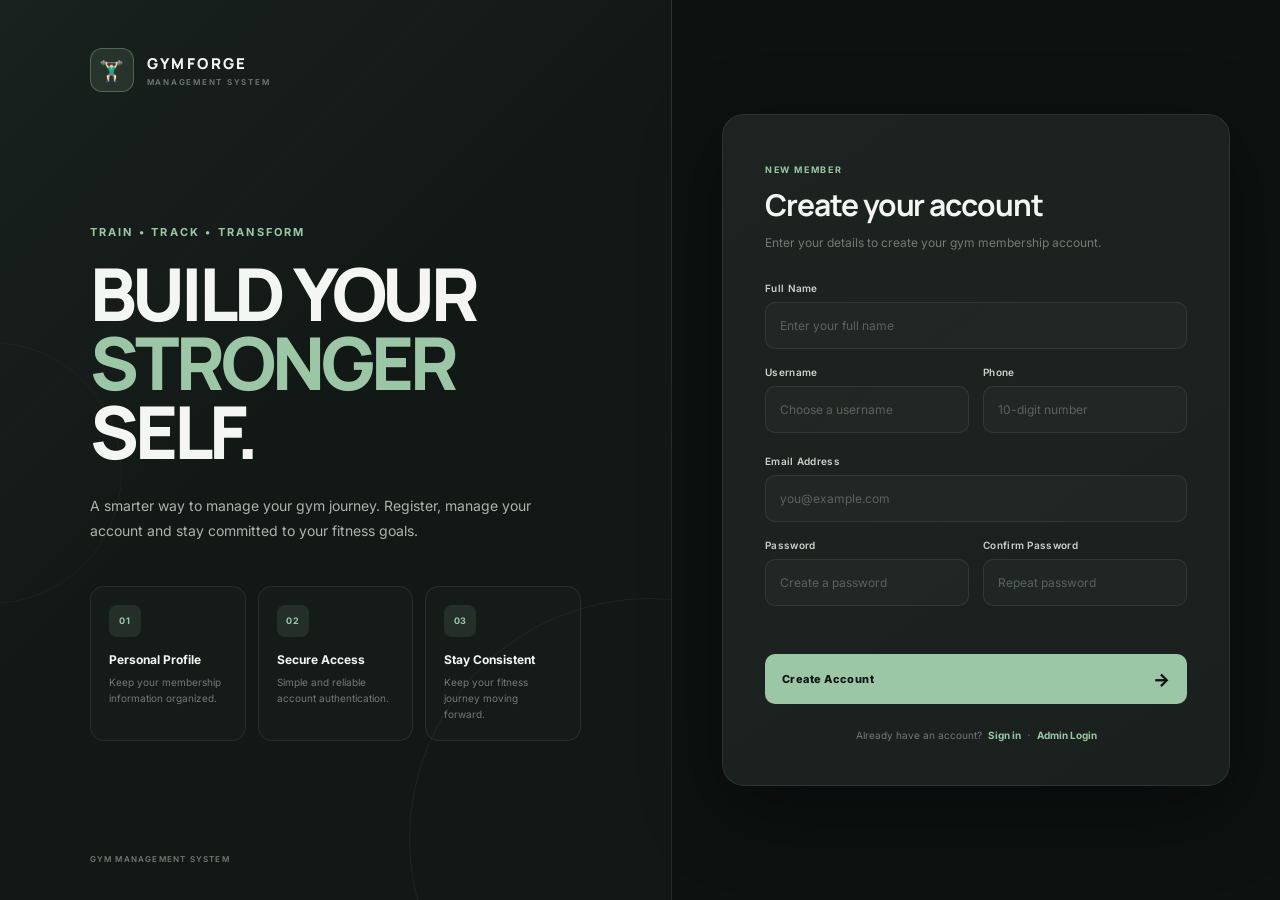
<file: src/web/index.html>
<!DOCTYPE html>
<html lang="en">
<head>

    <meta charset="UTF-8">
    <meta name="viewport" content="width=device-width, initial-scale=1.0">

    <title>Gym Management System</title>

    <link rel="stylesheet" href="style.css">

    <link rel="preconnect" href="https://fonts.googleapis.com">
    <link rel="preconnect" href="https://fonts.gstatic.com" crossorigin>

    <link
        href="https://fonts.googleapis.com/css2?family=Inter:wght@400;500;600;700;800&family=Manrope:wght@600;700;800&display=swap"
        rel="stylesheet"
    >

</head>

<body>

    <main class="app">

        <!-- Left Branding Section -->
        <section class="brand-section">

            <div class="brand-top">

                <div class="brand-mark">
                    <span>🏋🏻‍♂️</span>
                </div>

                <div>
                    <h2>GYMFORGE</h2>
                    <p>MANAGEMENT SYSTEM</p>
                </div>

            </div>


            <div class="brand-content">

                <p class="eyebrow">
                    TRAIN • TRACK • TRANSFORM
                </p>

                <h1>
                    BUILD YOUR
                    <span>STRONGER</span>
                    SELF.
                </h1>

                <p class="brand-description">
                    A smarter way to manage your gym journey.
                    Register, manage your account and stay committed
                    to your fitness goals.
                </p>


                <div class="features">

                    <div class="feature">

                        <div class="feature-icon">
                            01
                        </div>

                        <div>
                            <h3>Personal Profile</h3>
                            <p>
                                Keep your membership information organized.
                            </p>
                        </div>

                    </div>


                    <div class="feature">

                        <div class="feature-icon">
                            02
                        </div>

                        <div>
                            <h3>Secure Access</h3>
                            <p>
                                Simple and reliable account authentication.
                            </p>
                        </div>

                    </div>


                    <div class="feature">

                        <div class="feature-icon">
                            03
                        </div>

                        <div>
                            <h3>Stay Consistent</h3>
                            <p>
                                Keep your fitness journey moving forward.
                            </p>
                        </div>

                    </div>

                </div>

            </div>


            <div class="brand-footer">
                <span>GYM MANAGEMENT SYSTEM</span>
            </div>

        </section>


        <!-- Right Form Section -->
        <section class="form-section">

            <div class="form-wrapper">

                <!-- Registration Form -->
                <div
                    id="registerContainer"
                    class="form-container active"
                >

                    <div class="form-heading">

                        <span class="form-label">
                            NEW MEMBER
                        </span>

                        <h2>Create your account</h2>

                        <p>
                            Enter your details to create your gym membership account.
                        </p>

                    </div>


                    <form id="registrationForm" novalidate>

                        <div class="input-group">

                            <label for="fullName">
                                Full Name
                            </label>

                            <input
                                type="text"
                                id="fullName"
                                name="fullName"
                                placeholder="Enter your full name"
                                autocomplete="name"
                            >

                            <small
                                id="fullNameError"
                                class="error-message"
                            ></small>

                        </div>


                        <div class="input-row">

                            <div class="input-group">

                                <label for="username">
                                    Username
                                </label>

                                <input
                                    type="text"
                                    id="username"
                                    name="username"
                                    placeholder="Choose a username"
                                    autocomplete="username"
                                >

                                <small
                                    id="usernameError"
                                    class="error-message"
                                ></small>

                            </div>


                            <div class="input-group">

                                <label for="phone">
                                    Phone
                                </label>

                                <input
                                    type="tel"
                                    id="phone"
                                    name="phone"
                                    placeholder="10-digit number"
                                    autocomplete="tel"
                                >

                                <small
                                    id="phoneError"
                                    class="error-message"
                                ></small>

                            </div>

                        </div>


                        <div class="input-group">

                            <label for="email">
                                Email Address
                            </label>

                            <input
                                type="email"
                                id="email"
                                name="email"
                                placeholder="you@example.com"
                                autocomplete="email"
                            >

                            <small
                                id="emailError"
                                class="error-message"
                            ></small>

                        </div>


                        <div class="input-row">

                            <div class="input-group">

                                <label for="password">
                                    Password
                                </label>

                                <input
                                    type="password"
                                    id="password"
                                    name="password"
                                    placeholder="Create a password"
                                    autocomplete="new-password"
                                >

                                <small
                                    id="passwordError"
                                    class="error-message"
                                ></small>

                            </div>


                            <div class="input-group">

                                <label for="confirmPassword">
                                    Confirm Password
                                </label>

                                <input
                                    type="password"
                                    id="confirmPassword"
                                    name="confirmPassword"
                                    placeholder="Repeat password"
                                    autocomplete="new-password"
                                >

                                <small
                                    id="confirmPasswordError"
                                    class="error-message"
                                ></small>

                            </div>

                        </div>


                        <div
                            id="registrationMessage"
                            class="form-message"
                        ></div>


                        <button
                            type="submit"
                            class="primary-button"
                        >

                            <span>Create Account</span>

                            <span class="button-arrow">
                                →
                            </span>

                        </button>

                    </form>


                    <div class="form-switch">

                        <span>
                            Already have an account?
                        </span>

                        <button
                            type="button"
                            id="showLogin"
                        >
                            Sign in
                        </button>

                        <span class="form-switch-divider" aria-hidden="true">·</span>
                        <a class="admin-login-switch" href="admin-login.html">Admin Login</a>

                    </div>

                </div>


                <!-- Login Form -->
                <div
                    id="loginContainer"
                    class="form-container"
                >

                    <div class="form-heading">

                        <span class="form-label">
                            MEMBER ACCESS
                        </span>

                        <h2>Welcome back</h2>

                        <p>
                            Sign in to continue to your gym management account.
                        </p>

                    </div>


                    <form id="loginForm" novalidate>

                        <div class="input-group">

                            <label for="loginUsername">
                                Username
                            </label>

                            <input
                                type="text"
                                id="loginUsername"
                                name="username"
                                placeholder="Enter your username"
                                autocomplete="username"
                            >

                            <small
                                id="loginUsernameError"
                                class="error-message"
                            ></small>

                        </div>


                        <div class="input-group">

                            <label for="loginPassword">
                                Password
                            </label>

                            <input
                                type="password"
                                id="loginPassword"
                                name="password"
                                placeholder="Enter your password"
                                autocomplete="current-password"
                            >

                            <small
                                id="loginPasswordError"
                                class="error-message"
                            ></small>

                        </div>


                        <div
                            id="loginMessage"
                            class="form-message"
                        ></div>


                        <button
                            type="submit"
                            class="primary-button"
                        >

                            <span>Sign In</span>

                            <span class="button-arrow">
                                →
                            </span>

                        </button>

                    </form>


                    <div class="form-switch">

                        <span>
                            Don't have an account?
                        </span>

                        <button
                            type="button"
                            id="showRegister"
                        >
                            Create account
                        </button>

                        <span class="form-switch-divider" aria-hidden="true">·</span>
                        <a class="admin-login-switch" href="admin-login.html">Admin Login</a>

                    </div>

                </div>

            </div>

        </section>

    </main>


    <script src="script.js?v=auth-switch-2"></script>

</body>
</html>
</file>
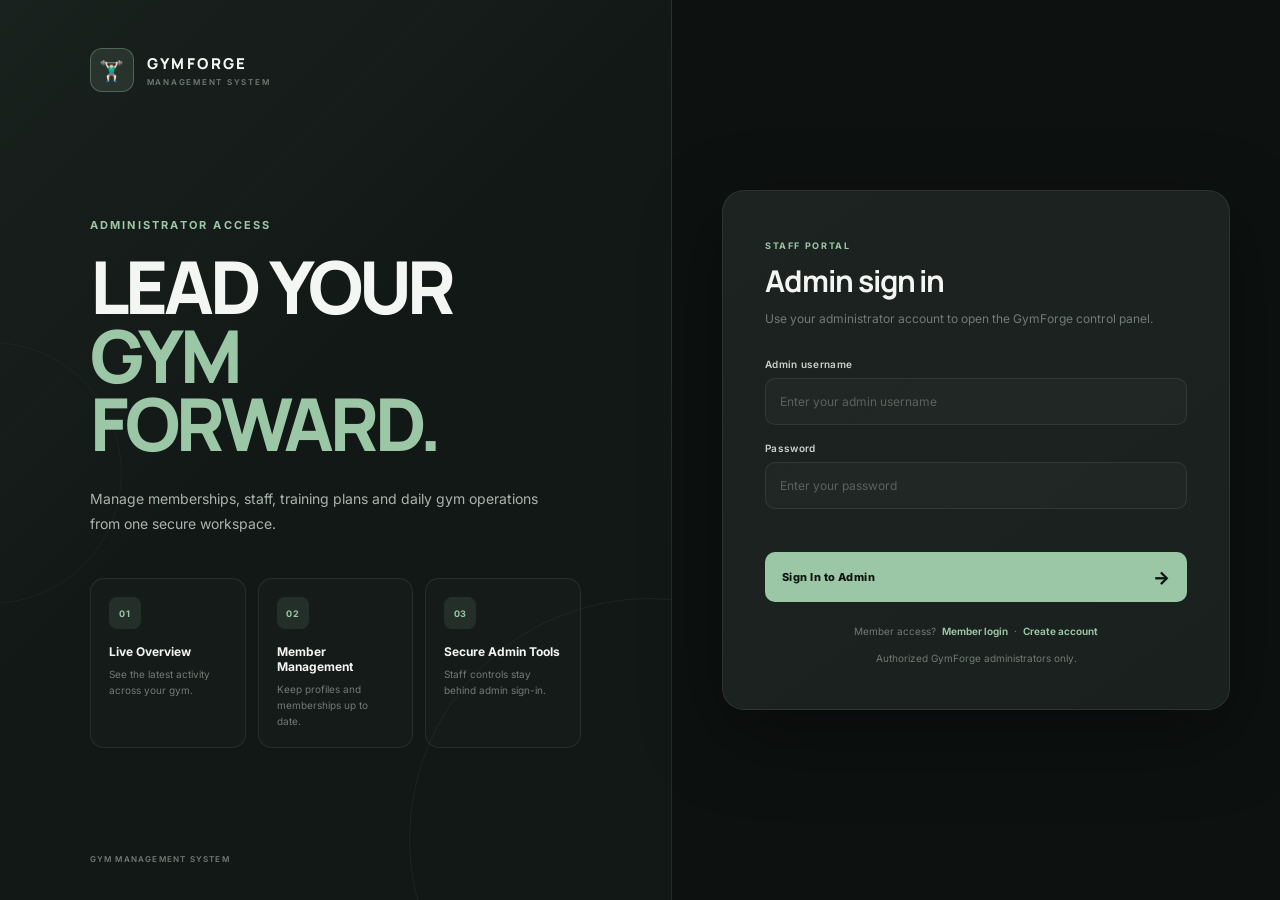
<file: src/web/admin-login.html>
<!DOCTYPE html>
<html lang="en">
<head>
    <meta charset="UTF-8">
    <meta name="viewport" content="width=device-width, initial-scale=1.0">
    <title>GymForge Admin Login</title>
    <link rel="preconnect" href="https://fonts.googleapis.com">
    <link rel="preconnect" href="https://fonts.gstatic.com" crossorigin>
    <link href="https://fonts.googleapis.com/css2?family=Inter:wght@400;500;600;700;800&family=Manrope:wght@600;700;800&display=swap" rel="stylesheet">
    <link rel="stylesheet" href="style.css">
    <style>
        .form-switch a { color: var(--accent); font-weight: 650; text-decoration: none; }
        .form-switch a:hover { text-decoration: underline; }
        .admin-note { margin-top: 14px; color: var(--text-muted); font-size: 10px; line-height: 1.55; text-align: center; }
    </style>
</head>
<body>
<main class="app">
    <section class="brand-section">
        <div class="brand-top">
            <div class="brand-mark"><span>🏋🏻‍♂️</span></div>
            <div><h2>GYMFORGE</h2><p>MANAGEMENT SYSTEM</p></div>
        </div>
        <div class="brand-content">
            <p class="eyebrow">ADMINISTRATOR ACCESS</p>
            <h1>LEAD YOUR <span>GYM FORWARD.</span></h1>
            <p class="brand-description">Manage memberships, staff, training plans and daily gym operations from one secure workspace.</p>
            <div class="features">
                <div class="feature"><div class="feature-icon">01</div><div><h3>Live Overview</h3><p>See the latest activity across your gym.</p></div></div>
                <div class="feature"><div class="feature-icon">02</div><div><h3>Member Management</h3><p>Keep profiles and memberships up to date.</p></div></div>
                <div class="feature"><div class="feature-icon">03</div><div><h3>Secure Admin Tools</h3><p>Staff controls stay behind admin sign-in.</p></div></div>
            </div>
        </div>
        <div class="brand-footer"><span>GYM MANAGEMENT SYSTEM</span></div>
    </section>
    <section class="form-section">
        <div class="form-wrapper">
            <div class="form-container active">
                <div class="form-heading">
                    <span class="form-label">STAFF PORTAL</span>
                    <h2>Admin sign in</h2>
                    <p>Use your administrator account to open the GymForge control panel.</p>
                </div>
                <form id="loginForm" novalidate>
                    <div class="input-group">
                        <label for="adminUsername">Admin username</label>
                        <input id="adminUsername" name="username" autocomplete="username" placeholder="Enter your admin username" required>
                    </div>
                    <div class="input-group">
                        <label for="adminPassword">Password</label>
                        <input id="adminPassword" name="password" type="password" autocomplete="current-password" placeholder="Enter your password" required>
                    </div>
                    <div id="message" class="form-message" role="alert"></div>
                    <button type="submit" class="primary-button"><span>Sign In to Admin</span><span class="button-arrow" aria-hidden="true">→</span></button>
                </form>
                <div class="form-switch">
                    <span>Member access?</span>
                    <a href="index.html?view=login">Member login</a>
                    <span aria-hidden="true">·</span>
                    <a href="index.html">Create account</a>
                </div>
                <p class="admin-note">Authorized GymForge administrators only.</p>
            </div>
        </div>
    </section>
</main>
<script>
document.getElementById('loginForm').addEventListener('submit', async event => {
    event.preventDefault();
    const form = event.currentTarget;
    const message = document.getElementById('message');
    const submit = form.querySelector('button[type="submit"]');
    message.textContent = 'Signing in…';
    message.className = 'form-message';
    submit.disabled = true;
    try {
        const response = await fetch('./admin/login', {
            method: 'POST',
            credentials: 'same-origin',
            body: new URLSearchParams(new FormData(form))
        });
        const result = await response.json();
        if (!response.ok) throw new Error(result.message || 'Sign-in failed.');
        window.location.href = 'admin.html';
    } catch (error) {
        message.textContent = error.message || 'Unable to sign in. Please try again.';
        message.className = 'form-message error';
    } finally {
        submit.disabled = false;
    }
});
</script>
</body>
</html>
</file>
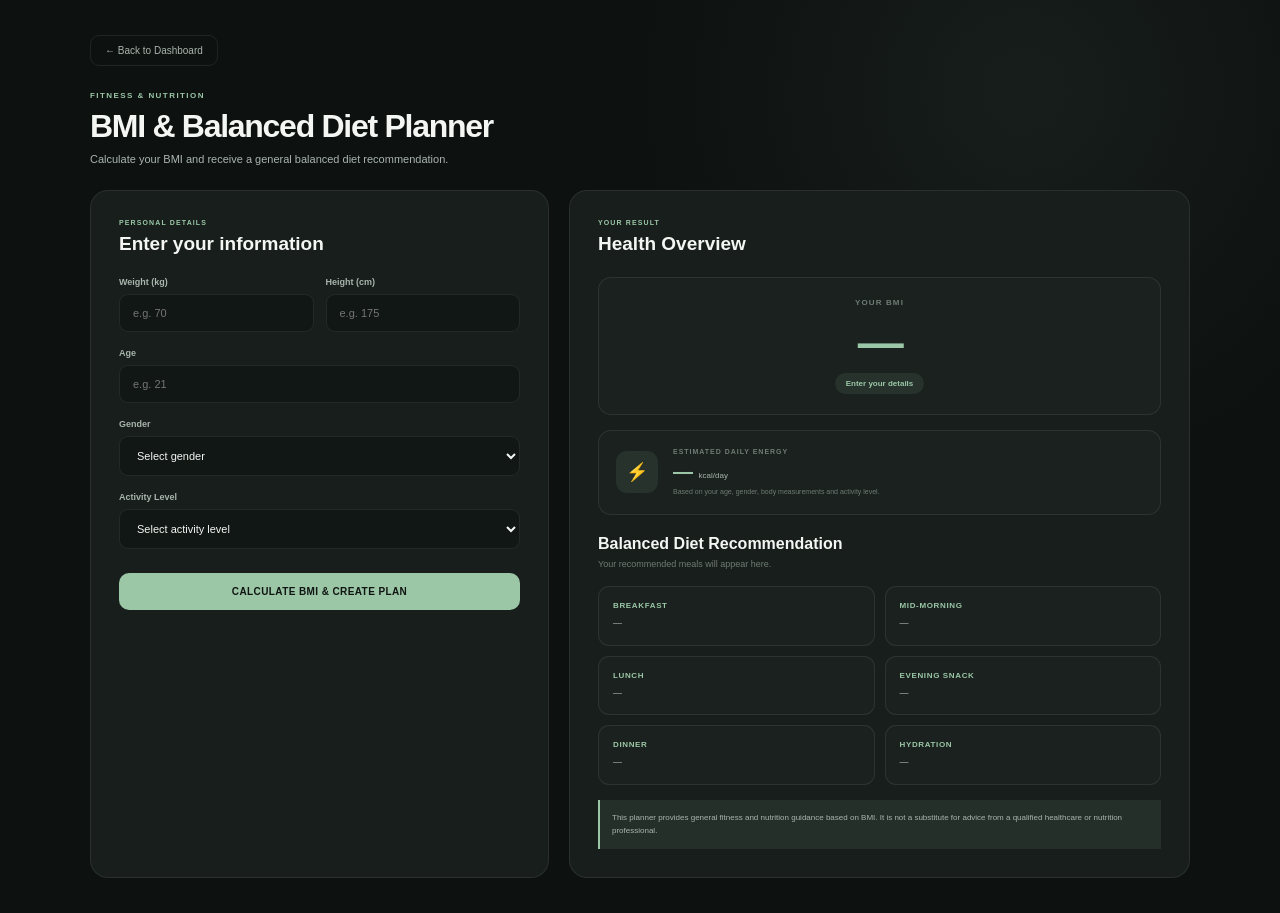
<file: src/web/bmi.html>
<!DOCTYPE html>
<html lang="en">

<head>

    <meta charset="UTF-8">

    <meta name="viewport" content="width=device-width, initial-scale=1.0">

    <title>BMI & Diet Planner - GymForge</title>

    <link rel="stylesheet" href="dashboard.css">

    <style>

        /* ==========================================
           BMI PAGE
        ========================================== */

        .bmi-page {

            max-width: 1100px;
            margin: 0 auto;

        }


        /* ==========================================
           BACK BUTTON
        ========================================== */

        .back-button {

            display: inline-flex;
            align-items: center;
            gap: 8px;

            margin-bottom: 25px;
            padding: 9px 14px;

            border: 1px solid var(--border);
            border-radius: 9px;

            background: transparent;
            color: var(--secondary-text);

            text-decoration: none;
            font-size: 10px;

            transition: 0.25s ease;

        }


        .back-button:hover {

            background: var(--accent-light);
            color: var(--accent);

            border-color:
                rgba(155, 199, 167, 0.25);

        }


        /* ==========================================
           HEADER
        ========================================== */

        .bmi-header {

            margin-bottom: 25px;

        }


        .bmi-header p {

            color: var(--accent);

            font-size: 8px;
            font-weight: 700;

            letter-spacing: 0.18em;

        }


        .bmi-header h1 {

            margin-top: 8px;

            font-size: 32px;

            letter-spacing: -0.04em;

        }


        .bmi-header span {

            display: block;

            margin-top: 8px;

            color: var(--secondary-text);

            font-size: 11px;

        }


        /* ==========================================
           MAIN LAYOUT
        ========================================== */

        .bmi-layout {

            display: grid;

            grid-template-columns:
                0.85fr 1.15fr;

            gap: 20px;

        }


        /* ==========================================
           INPUT CARD
        ========================================== */

        .bmi-card {

            padding: 28px;

            border: 1px solid var(--border);

            border-radius: 18px;

            background: var(--card);

        }


        .bmi-card-title {

            margin-bottom: 22px;

        }


        .bmi-card-title p {

            color: var(--accent);

            font-size: 7px;

            font-weight: 700;

            letter-spacing: 0.16em;

        }


        .bmi-card-title h2 {

            margin-top: 7px;

            font-size: 19px;

        }


        /* ==========================================
           INPUT GROUP
        ========================================== */

        .input-group {

            margin-bottom: 16px;

        }


        .input-group label {

            display: block;

            margin-bottom: 7px;

            color: var(--secondary-text);

            font-size: 9px;

            font-weight: 600;

        }


        .input-group input,
        .input-group select {

            width: 100%;

            padding: 12px 13px;

            border: 1px solid var(--border);

            border-radius: 9px;

            outline: none;

            background: #111714;

            color: var(--text);

            font-size: 11px;

        }


        .input-group input:focus,
        .input-group select:focus {

            border-color:
                rgba(155, 199, 167, 0.45);

            box-shadow:
                0 0 0 3px
                rgba(155, 199, 167, 0.06);

        }


        /* ==========================================
           INPUT ROW
        ========================================== */

        .input-row {

            display: grid;

            grid-template-columns:
                1fr 1fr;

            gap: 12px;

        }


        /* ==========================================
           CALCULATE BUTTON
        ========================================== */

        .calculate-button {

            width: 100%;

            margin-top: 8px;

            padding: 13px;

            border: none;

            border-radius: 10px;

            background: var(--accent);

            color: #101512;

            cursor: pointer;

            font-size: 10px;

            font-weight: 800;

            letter-spacing: 0.04em;

            transition: 0.25s ease;

        }


        .calculate-button:hover {

            transform:
                translateY(-2px);

            background: #b0d5b9;

        }


        /* ==========================================
           RESULT CARD
        ========================================== */

        .result-card {

            min-height: 100%;

        }


        /* ==========================================
           BMI RESULT
        ========================================== */

        .bmi-result {

            padding: 20px;

            border: 1px solid var(--border);

            border-radius: 13px;

            background:
                rgba(255, 255, 255, 0.015);

            text-align: center;

        }


        .bmi-result-label {

            color: var(--muted-text);

            font-size: 8px;

            font-weight: 700;

            letter-spacing: 0.14em;

        }


        .bmi-number {

            margin-top: 8px;

            color: var(--accent);

            font-size: 46px;

            font-weight: 800;

            letter-spacing: -0.05em;

        }


        .bmi-category {

            display: inline-block;

            margin-top: 4px;

            padding: 6px 11px;

            border-radius: 20px;

            background: var(--accent-light);

            color: var(--accent);

            font-size: 8px;

            font-weight: 700;

        }


        /* ==========================================
           DAILY ENERGY CARD
        ========================================== */

        .calorie-card {

            display: flex;

            align-items: center;

            gap: 15px;

            margin-top: 15px;

            padding: 17px;

            border: 1px solid var(--border);

            border-radius: 13px;

            background:
                rgba(255, 255, 255, 0.015);

        }


        .calorie-icon {

            width: 42px;

            height: 42px;

            display: flex;

            align-items: center;

            justify-content: center;

            flex-shrink: 0;

            border-radius: 11px;

            background: var(--accent-light);

            color: var(--accent);

            font-size: 18px;

        }


        .calorie-content p {

            color: var(--muted-text);

            font-size: 7px;

            font-weight: 700;

            letter-spacing: 0.14em;

        }


        .calorie-content h3 {

            margin-top: 5px;

            color: var(--accent);

            font-size: 20px;

        }


        .calorie-content h3 small {

            color: var(--secondary-text);

            font-size: 8px;

            font-weight: 500;

        }


        .calorie-content > span {

            display: block;

            margin-top: 4px;

            color: var(--muted-text);

            font-size: 7px;

            line-height: 1.4;

        }


        /* ==========================================
           DIET PLAN
        ========================================== */

        .diet-plan {

            margin-top: 20px;

        }


        .diet-plan h3 {

            font-size: 16px;

        }


        .diet-plan-subtitle {

            margin-top: 5px;

            color: var(--muted-text);

            font-size: 9px;

            line-height: 1.5;

        }


        /* ==========================================
           MEAL LIST
        ========================================== */

        .meal-list {

            display: grid;

            grid-template-columns:
                1fr 1fr;

            gap: 10px;

            margin-top: 15px;

        }


        .meal {

            padding: 14px;

            border: 1px solid var(--border);

            border-radius: 11px;

            background:
                rgba(255, 255, 255, 0.015);

            transition: 0.25s ease;

        }


        .meal:hover {

            border-color:
                rgba(155, 199, 167, 0.25);

            transform:
                translateY(-1px);

        }


        .meal-name {

            color: var(--accent);

            font-size: 8px;

            font-weight: 800;

            letter-spacing: 0.08em;

        }


        .meal-food {

            margin-top: 7px;

            color: var(--secondary-text);

            font-size: 9px;

            line-height: 1.5;

        }


        /* ==========================================
           DIET NOTE
        ========================================== */

        .diet-note {

            margin-top: 15px;

            padding: 12px;

            border-left:
                2px solid var(--accent);

            background:
                var(--accent-light);

            color: var(--secondary-text);

            font-size: 8px;

            line-height: 1.6;

        }


        /* ==========================================
           MOBILE
        ========================================== */

        @media (max-width: 800px) {

            .bmi-layout {

                grid-template-columns: 1fr;

            }

        }


        @media (max-width: 500px) {

            .input-row,
            .meal-list {

                grid-template-columns: 1fr;

            }


            .bmi-header h1 {

                font-size: 27px;

            }


            .bmi-card {

                padding: 20px;

            }


            .calorie-card {

                align-items: flex-start;

            }

        }

    </style>

</head>


<body>


    <main class="main-content">

        <div class="bmi-page">


            <!-- ==================================
                 BACK TO DASHBOARD
            =================================== -->

            <a
                href="dashboard.html"
                class="back-button"
            >

                ← Back to Dashboard

            </a>


            <!-- ==================================
                 PAGE HEADER
            =================================== -->

            <div class="bmi-header">

                <p>
                    FITNESS & NUTRITION
                </p>

                <h1>
                    BMI & Balanced Diet Planner
                </h1>

                <span>
                    Calculate your BMI and receive a
                    general balanced diet recommendation.
                </span>

            </div>


            <!-- ==================================
                 PAGE LAYOUT
            =================================== -->

            <div class="bmi-layout">


                <!-- ==================================
                     INPUT SECTION
                =================================== -->

                <section class="bmi-card">


                    <div class="bmi-card-title">

                        <p>
                            PERSONAL DETAILS
                        </p>

                        <h2>
                            Enter your information
                        </h2>

                    </div>


                    <!-- WEIGHT + HEIGHT -->

                    <div class="input-row">


                        <div class="input-group">

                            <label for="weight">
                                Weight (kg)
                            </label>

                            <input
                                type="number"
                                id="weight"
                                placeholder="e.g. 70"
                                min="1"
                                step="0.1"
                            >

                        </div>


                        <div class="input-group">

                            <label for="height">
                                Height (cm)
                            </label>

                            <input
                                type="number"
                                id="height"
                                placeholder="e.g. 175"
                                min="50"
                                step="0.1"
                            >

                        </div>

                    </div>


                    <!-- AGE -->

                    <div class="input-group">

                        <label for="age">
                            Age
                        </label>

                        <input
                            type="number"
                            id="age"
                            placeholder="e.g. 21"
                            min="1"
                            max="120"
                        >

                    </div>


                    <!-- GENDER -->

                    <div class="input-group">

                        <label for="gender">
                            Gender
                        </label>

                        <select id="gender">

                            <option value="">
                                Select gender
                            </option>

                            <option value="male">
                                Male
                            </option>

                            <option value="female">
                                Female
                            </option>

                            <option value="other">
                                Other
                            </option>

                        </select>

                    </div>


                    <!-- ACTIVITY -->

                    <div class="input-group">

                        <label for="activity">
                            Activity Level
                        </label>

                        <select id="activity">

                            <option value="">
                                Select activity level
                            </option>

                            <option value="low">
                                Low Activity
                            </option>

                            <option value="moderate">
                                Moderately Active
                            </option>

                            <option value="high">
                                Highly Active
                            </option>

                        </select>

                    </div>


                    <!-- CALCULATE -->

                    <button
                        type="button"
                        class="calculate-button"
                        id="calculateBMI"
                    >

                        CALCULATE BMI & CREATE PLAN

                    </button>


                </section>


                <!-- ==================================
                     RESULT SECTION
                =================================== -->

                <section class="bmi-card result-card">


                    <div class="bmi-card-title">

                        <p>
                            YOUR RESULT
                        </p>

                        <h2>
                            Health Overview
                        </h2>

                    </div>


                    <!-- BMI RESULT -->

                    <div class="bmi-result">

                        <p class="bmi-result-label">
                            YOUR BMI
                        </p>

                        <div
                            class="bmi-number"
                            id="bmiValue"
                        >
                            —
                        </div>

                        <span
                            class="bmi-category"
                            id="bmiCategory"
                        >
                            Enter your details
                        </span>

                    </div>


                    <!-- ==================================
                         DAILY ENERGY
                    =================================== -->

                    <div class="calorie-card">


                        <div class="calorie-icon">
                            ⚡
                        </div>


                        <div class="calorie-content">

                            <p>
                                ESTIMATED DAILY ENERGY
                            </p>

                            <h3>

                                <span id="calorieValue">
                                    —
                                </span>

                                <small>
                                    kcal/day
                                </small>

                            </h3>

                            <span>
                                Based on your age, gender,
                                body measurements and
                                activity level.
                            </span>

                        </div>


                    </div>


                    <!-- ==================================
                         DIET PLAN
                    =================================== -->

                    <div class="diet-plan">


                        <h3>
                            Balanced Diet Recommendation
                        </h3>


                        <p
                            class="diet-plan-subtitle"
                            id="dietSubtitle"
                        >

                            Your recommended meals will
                            appear here.

                        </p>


                        <!-- MEALS -->

                        <div class="meal-list">


                            <!-- BREAKFAST -->

                            <div class="meal">

                                <div class="meal-name">
                                    BREAKFAST
                                </div>

                                <div
                                    class="meal-food"
                                    id="breakfast"
                                >
                                    —
                                </div>

                            </div>


                            <!-- MID-MORNING -->

                            <div class="meal">

                                <div class="meal-name">
                                    MID-MORNING
                                </div>

                                <div
                                    class="meal-food"
                                    id="midMorning"
                                >
                                    —
                                </div>

                            </div>


                            <!-- LUNCH -->

                            <div class="meal">

                                <div class="meal-name">
                                    LUNCH
                                </div>

                                <div
                                    class="meal-food"
                                    id="lunch"
                                >
                                    —
                                </div>

                            </div>


                            <!-- EVENING SNACK -->

                            <div class="meal">

                                <div class="meal-name">
                                    EVENING SNACK
                                </div>

                                <div
                                    class="meal-food"
                                    id="eveningSnack"
                                >
                                    —
                                </div>

                            </div>


                            <!-- DINNER -->

                            <div class="meal">

                                <div class="meal-name">
                                    DINNER
                                </div>

                                <div
                                    class="meal-food"
                                    id="dinner"
                                >
                                    —
                                </div>

                            </div>


                            <!-- HYDRATION -->

                            <div class="meal">

                                <div class="meal-name">
                                    HYDRATION
                                </div>

                                <div
                                    class="meal-food"
                                    id="hydration"
                                >
                                    —
                                </div>

                            </div>


                        </div>


                        <!-- DISCLAIMER -->

                        <div class="diet-note">

                            This planner provides general
                            fitness and nutrition guidance
                            based on BMI. It is not a
                            substitute for advice from a
                            qualified healthcare or nutrition
                            professional.

                        </div>


                    </div>


                </section>


            </div>

        </div>

    </main>


    <!-- ==========================================
         BMI JAVASCRIPT
    ========================================== -->

    <script src="bmi.js"></script>


</body>

</html>
</file>
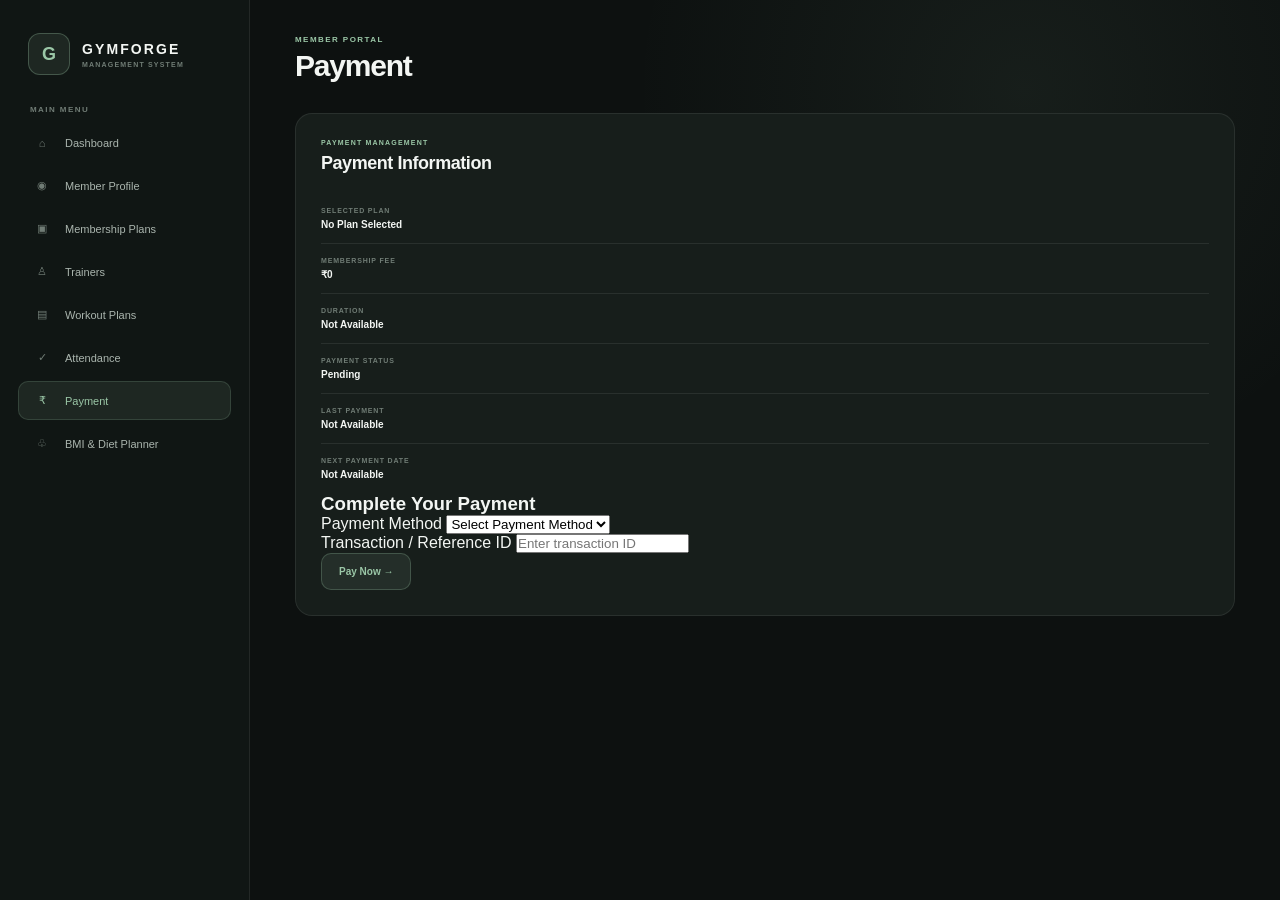
<file: src/web/payment.html>
<!DOCTYPE html>
<html lang="en">

<head>

    <meta charset="UTF-8">

    <meta name="viewport"
          content="width=device-width, initial-scale=1.0">

    <title>Payment - GymForge</title>

    <link rel="stylesheet"
          href="dashboard.css">

</head>


<body>

<div class="dashboard">


    <!-- ==========================================
         SIDEBAR
         ========================================== -->

    <aside class="sidebar">

        <div class="logo">

            <div class="logo-icon">
                G
            </div>

            <div class="logo-text">

                <h2>GYMFORGE</h2>

                <p>MANAGEMENT SYSTEM</p>

            </div>

        </div>


        <nav class="navigation">

            <p class="menu-title">
                MAIN MENU
            </p>


            <a href="dashboard.html"
               class="nav-item">

                <span class="nav-icon">
                    ⌂
                </span>

                <span>
                    Dashboard
                </span>

            </a>


            <a href="profile.html"
               class="nav-item">

                <span class="nav-icon">
                    ◉
                </span>

                <span>
                    Member Profile
                </span>

            </a>


            <a href="membership.html"
               class="nav-item">

                <span class="nav-icon">
                    ▣
                </span>

                <span>
                    Membership Plans
                </span>

            </a>


            <a href="trainers.html"
               class="nav-item">

                <span class="nav-icon">
                    ♙
                </span>

                <span>
                    Trainers
                </span>

            </a>


            <a href="workout.html"
               class="nav-item">

                <span class="nav-icon">
                    ▤
                </span>

                <span>
                    Workout Plans
                </span>

            </a>


            <a href="attendance.html"
               class="nav-item">

                <span class="nav-icon">
                    ✓
                </span>

                <span>
                    Attendance
                </span>

            </a>


            <a href="payment.html"
               class="nav-item active">

                <span class="nav-icon">
                    ₹
                </span>

                <span>
                    Payment
                </span>

            </a>


            <a href="bmi.html"
               class="nav-item">

                <span class="nav-icon">
                    ♧
                </span>

                <span>
                    BMI & Diet Planner
                </span>

            </a>

        </nav>

    </aside>



    <!-- ==========================================
         MAIN CONTENT
         ========================================== -->

    <main class="main-content">


        <!-- TOP BAR -->

        <header class="topbar">

            <div class="page-heading">

                <p>
                    MEMBER PORTAL
                </p>

                <h1>
                    Payment
                </h1>

            </div>

        </header>



        <!-- ==========================================
             PAYMENT CARD
             ========================================== -->

        <section class="dashboard-card">


            <div class="card-heading">

                <p>
                    PAYMENT MANAGEMENT
                </p>

                <h2>
                    Payment Information
                </h2>

            </div>



            <!-- ==========================================
                 SELECTED MEMBERSHIP
                 ========================================== -->

            <div class="profile-information">


                <div class="profile-row">

                    <span>
                        SELECTED PLAN
                    </span>

                    <strong id="selectedPlan">
                        No Plan Selected
                    </strong>

                </div>


                <div class="profile-row">

                    <span>
                        MEMBERSHIP FEE
                    </span>

                    <strong id="membershipFee">
                        ₹0
                    </strong>

                </div>


                <div class="profile-row">

                    <span>
                        DURATION
                    </span>

                    <strong id="membershipDuration">
                        Not Available
                    </strong>

                </div>


                <div class="profile-row">

                    <span>
                        PAYMENT STATUS
                    </span>

                    <strong id="paymentStatus">
                        Pending
                    </strong>

                </div>


                <div class="profile-row">

                    <span>
                        LAST PAYMENT
                    </span>

                    <strong id="lastPayment">
                        Not Available
                    </strong>

                </div>


                <div class="profile-row">

                    <span>
                        NEXT PAYMENT DATE
                    </span>

                    <strong id="nextPaymentDate">
                        Not Available
                    </strong>

                </div>


            </div>



            <!-- ==========================================
                 PAYMENT FORM
                 ========================================== -->

            <div class="payment-form">


                <h3>
                    Complete Your Payment
                </h3>



                <!-- PAYMENT METHOD -->

                <div class="payment-field">

                    <label for="paymentMethod">
                        Payment Method
                    </label>


                    <select id="paymentMethod">

                        <option value="">
                            Select Payment Method
                        </option>

                        <option value="UPI">
                            UPI
                        </option>

                        <option value="Card">
                            Credit / Debit Card
                        </option>

                        <option value="Cash">
                            Cash
                        </option>

                    </select>

                </div>



                <!-- ==========================================
                     UPI DETAILS
                     ========================================== -->

                <div
                    class="payment-field"
                    id="upiField"
                    style="display: none;"
                >

                    <label for="upiId">
                        UPI ID
                    </label>


                    <input
                        type="text"
                        id="upiId"
                        placeholder="example@upi"
                    >

                </div>



                <!-- ==========================================
                     CARD DETAILS
                     ========================================== -->

                <div
                    id="cardFields"
                    style="display: none;"
                >


                    <div class="payment-field">

                        <label for="cardNumber">
                            Card Number
                        </label>


                        <input
                            type="text"
                            id="cardNumber"
                            placeholder="1234 5678 9012 3456"
                            maxlength="19"
                            autocomplete="cc-number"
                        >

                    </div>



                    <div class="payment-field">

                        <label for="cardName">
                            Card Holder Name
                        </label>


                        <input
                            type="text"
                            id="cardName"
                            placeholder="Name on card"
                            autocomplete="cc-name"
                        >

                    </div>



                    <div class="payment-card-row">


                        <div class="payment-field">

                            <label for="expiryDate">
                                Expiry Date
                            </label>


                            <input
                                type="text"
                                id="expiryDate"
                                placeholder="MM/YY"
                                maxlength="5"
                                autocomplete="cc-exp"
                            >

                        </div>



                        <div class="payment-field">

                            <label for="cvv">
                                CVV
                            </label>


                            <input
                                type="password"
                                id="cvv"
                                placeholder="CVV"
                                maxlength="3"
                                autocomplete="cc-csc"
                            >

                        </div>


                    </div>

                </div>



                <!-- ==========================================
                     TRANSACTION ID
                     ========================================== -->

                <div class="payment-field">

                    <label for="transactionId">
                        Transaction / Reference ID
                    </label>


                    <input
                        type="text"
                        id="transactionId"
                        placeholder="Enter transaction ID"
                    >

                </div>



                <!-- ==========================================
                     PAY BUTTON
                     ========================================== -->

                <button
                    type="button"
                    class="diet-button"
                    id="payNowButton"
                >
                    Pay Now →
                </button>


                <p id="paymentMessage"></p>


            </div>


        </section>


    </main>


</div>



<!-- ==========================================
     JAVASCRIPT
     ========================================== -->

<script src="payment.js"></script>


</body>

</html>
</file>
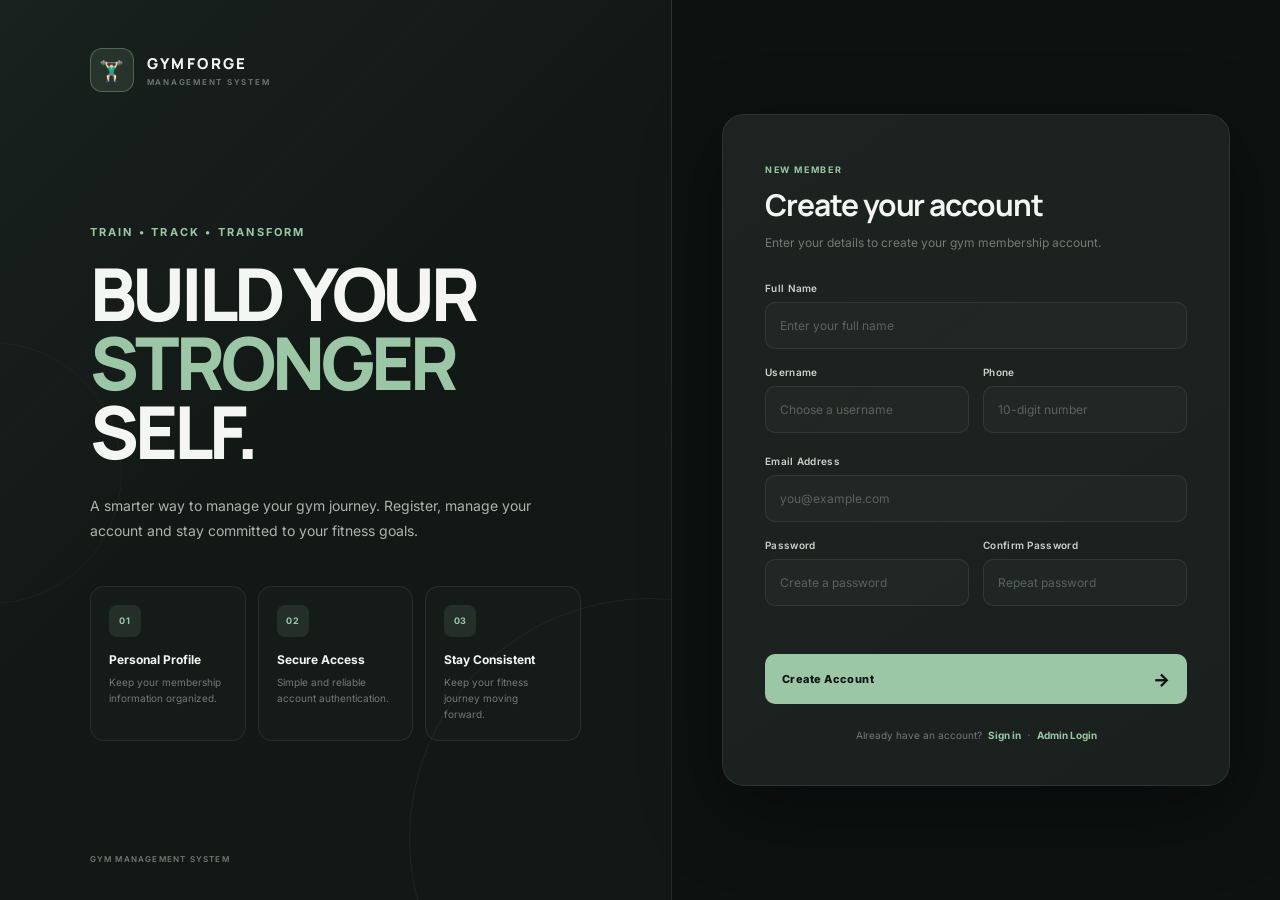
<file: src/web/profile.html>
<!DOCTYPE html>
<html lang="en">

<head>

    <meta charset="UTF-8">
    <meta name="viewport" content="width=device-width, initial-scale=1.0">

    <title>Member Profile - GymForge</title>

    <link rel="stylesheet" href="dashboard.css">
    <link rel="stylesheet" href="profile.css">

</head>

<body>

<div class="dashboard">

    <!-- SIDEBAR -->

    <aside class="sidebar">

        <div class="logo">

            <div class="logo-icon">
                G
            </div>

            <div class="logo-text">
                <h2>GYMFORGE</h2>
                <p>MANAGEMENT SYSTEM</p>
            </div>

        </div>

        <nav class="navigation">

            <p class="menu-title">
                MAIN MENU
            </p>

            <a href="dashboard.html" class="nav-item">
                <span class="nav-icon">⌂</span>
                <span>Dashboard</span>
            </a>

            <a href="profile.html" class="nav-item active">
                <span class="nav-icon">◉</span>
                <span>Member Profile</span>
            </a>

            <a href="membership.html" class="nav-item">
                <span class="nav-icon">▣</span>
                <span>Membership Plans</span>
            </a>

            <a href="trainers.html" class="nav-item">
                <span class="nav-icon">♙</span>
                <span>Trainers</span>
            </a>

            <a href="workout.html" class="nav-item">
                <span class="nav-icon">▤</span>
                <span>Workout Plans</span>
            </a>

            <a href="attendance.html" class="nav-item">
                <span class="nav-icon">✓</span>
                <span>Attendance</span>
            </a>

            <a href="payment.html" class="nav-item">
                <span class="nav-icon">₹</span>
                <span>Payment</span>
            </a>

            <a href="bmi.html" class="nav-item">
                <span class="nav-icon">♧</span>
                <span>BMI & Diet Planner</span>
            </a>

        </nav>

    </aside>


    <!-- MAIN CONTENT -->

    <main class="main-content">

        <header class="topbar">

            <div class="page-heading">

                <p>MEMBER PORTAL</p>

                <h1>Member Profile</h1>

            </div>

        </header>


        <div class="profile-container">


            <!-- PROFILE SUMMARY -->

            <section class="profile-sidebar-card">

                <div
                    class="profile-avatar"
                    id="profileAvatar"
                >
                    U
                </div>

                <h2 id="profileDisplayName">
                    Member
                </h2>

                <p id="profileDisplayUsername">
                    @username
                </p>

                <span class="profile-tag">
                    GYMFORGE MEMBER
                </span>

            </section>


            <!-- EDIT PROFILE -->

            <section class="profile-form-card">

                <div class="profile-form-header">

                    <p>
                        ACCOUNT SETTINGS
                    </p>

                    <h2>
                        Edit Profile
                    </h2>

                </div>


                <form
                    id="profileForm"
                    class="profile-form"
                >

                    <div class="form-group">

                        <label for="fullName">
                            FULL NAME
                        </label>

                        <input
                            type="text"
                            id="fullName"
                            required
                        >

                    </div>


                    <div class="form-group">

                        <label for="username">
                            USERNAME
                        </label>

                        <input
                            type="text"
                            id="username"
                            disabled
                        >

                    </div>


                    <div class="form-group">

                        <label for="email">
                            EMAIL
                        </label>

                        <input
                            type="email"
                            id="email"
                            required
                        >

                    </div>


                    <div class="form-group">

                        <label for="phone">
                            PHONE
                        </label>

                        <input
                            type="text"
                            id="phone"
                            required
                        >

                    </div>


                    <div class="form-group">

                        <label for="dateOfBirth">
                            DATE OF BIRTH
                        </label>

                        <input
                            type="date"
                            id="dateOfBirth"
                        >

                    </div>


                    <div class="form-group">

                        <label for="country">
                            COUNTRY
                        </label>

                        <input
                            type="text"
                            id="country"
                        >

                    </div>


                    <div class="form-group">

                        <label for="gender">
                            GENDER
                        </label>

                        <select id="gender">

                            <option value="">
                                Select Gender
                            </option>

                            <option value="Male">
                                Male
                            </option>

                            <option value="Female">
                                Female
                            </option>

                            <option value="Other">
                                Other
                            </option>

                        </select>

                    </div>


                    <div class="form-group">

                        <label for="password">
                            NEW PASSWORD
                        </label>

                        <input
                            type="password"
                            id="password"
                            placeholder="Leave blank to keep current password"
                        >

                    </div>


                    <div class="profile-note">

                        Username cannot be changed because it
                        identifies your GymForge account.

                    </div>


                    <div class="profile-actions">

                        <button
                            type="submit"
                            class="save-profile-btn"
                        >
                            Save Changes →
                        </button>

                        <span
                            id="profileMessage"
                            class="profile-message"
                        ></span>

                    </div>

                </form>

            </section>

        </div>

    </main>

</div>


<script src="profile.js"></script>

</body>

</html>
</file>
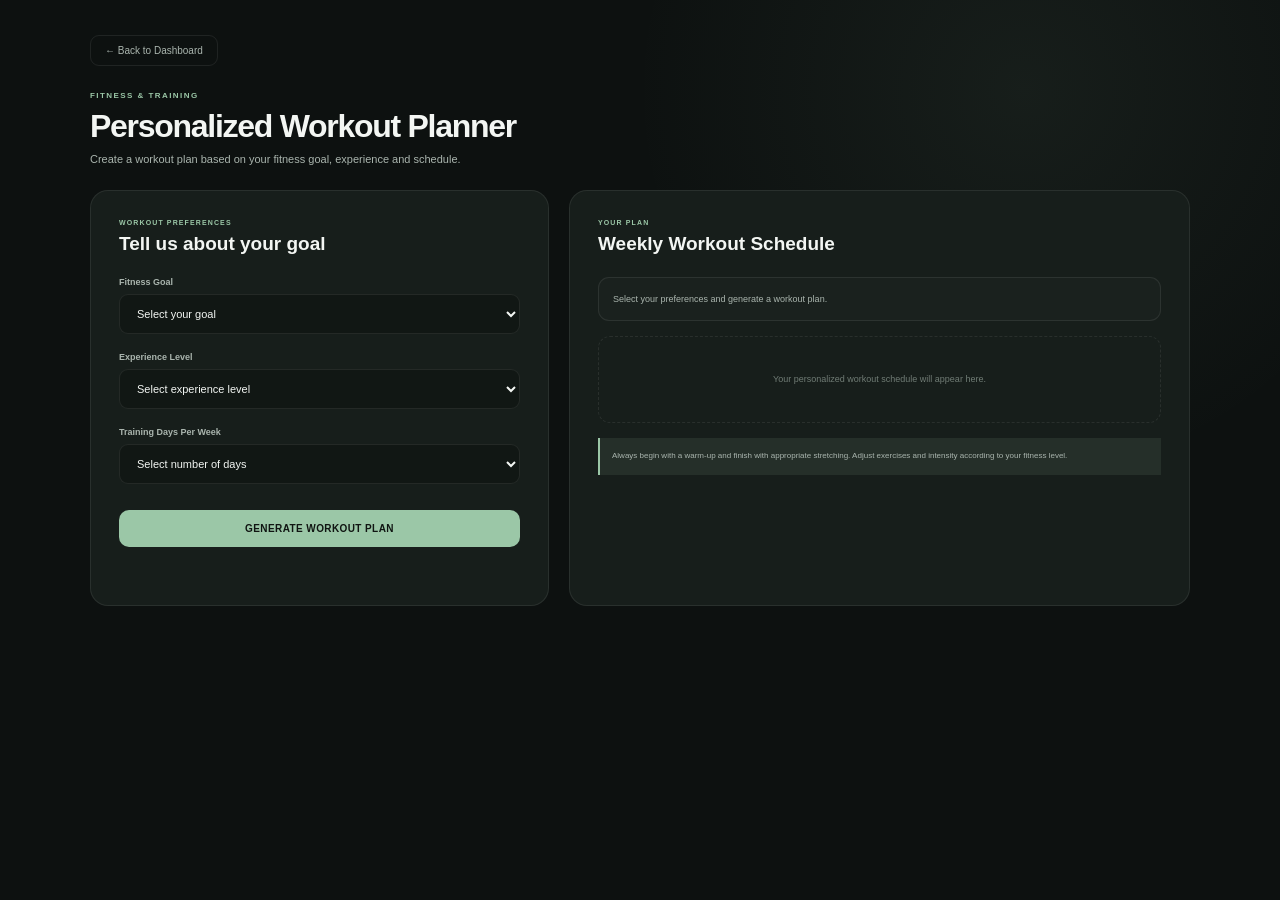
<file: src/web/workout.html>
<!DOCTYPE html>
<html lang="en">

<head>

    <meta charset="UTF-8">

    <meta
        name="viewport"
        content="width=device-width, initial-scale=1.0"
    >

    <title>Workout Planner - GymForge</title>

    <link rel="stylesheet" href="dashboard.css">

    <link rel="stylesheet" href="workout.css">

</head>


<body>

    <main class="main-content">

        <div class="workout-page">


            <!-- ==================================
                 BACK BUTTON
            =================================== -->

            <a
                href="dashboard.html"
                class="back-button"
            >

                ← Back to Dashboard

            </a>


            <!-- ==================================
                 HEADER
            =================================== -->

            <div class="workout-header">

                <p>
                    FITNESS & TRAINING
                </p>

                <h1>
                    Personalized Workout Planner
                </h1>

                <span>
                    Create a workout plan based on your
                    fitness goal, experience and schedule.
                </span>

            </div>


            <!-- ==================================
                 MAIN LAYOUT
            =================================== -->

            <div class="workout-layout">


                <!-- ==================================
                     INPUT CARD
                =================================== -->

                <section class="workout-card">

                    <div class="workout-card-title">

                        <p>
                            WORKOUT PREFERENCES
                        </p>

                        <h2>
                            Tell us about your goal
                        </h2>

                    </div>


                    <!-- FITNESS GOAL -->

                    <div class="input-group">

                        <label for="fitnessGoal">
                            Fitness Goal
                        </label>

                        <select id="fitnessGoal">

                            <option value="">
                                Select your goal
                            </option>

                            <option value="weight-loss">
                                Weight Loss
                            </option>

                            <option value="muscle-gain">
                                Muscle Gain
                            </option>

                            <option value="general-fitness">
                                General Fitness
                            </option>

                        </select>

                    </div>


                    <!-- EXPERIENCE -->

                    <div class="input-group">

                        <label for="experience">
                            Experience Level
                        </label>

                        <select id="experience">

                            <option value="">
                                Select experience level
                            </option>

                            <option value="beginner">
                                Beginner
                            </option>

                            <option value="intermediate">
                                Intermediate
                            </option>

                            <option value="advanced">
                                Advanced
                            </option>

                        </select>

                    </div>


                    <!-- DAYS PER WEEK -->

                    <div class="input-group">

                        <label for="daysPerWeek">
                            Training Days Per Week
                        </label>

                        <select id="daysPerWeek">

                            <option value="">
                                Select number of days
                            </option>

                            <option value="3">
                                3 Days
                            </option>

                            <option value="4">
                                4 Days
                            </option>

                            <option value="5">
                                5 Days
                            </option>

                            <option value="6">
                                6 Days
                            </option>

                        </select>

                    </div>


                    <!-- GENERATE BUTTON -->

                    <button
                        type="button"
                        class="generate-button"
                        id="generateWorkout"
                    >

                        GENERATE WORKOUT PLAN

                    </button>


                    <!-- INPUT MESSAGE -->

                    <p
                        class="workout-message"
                        id="workoutMessage"
                    ></p>


                </section>


                <!-- ==================================
                     RESULT CARD
                =================================== -->

                <section class="workout-card result-card">


                    <div class="workout-card-title">

                        <p>
                            YOUR PLAN
                        </p>

                        <h2>
                            Weekly Workout Schedule
                        </h2>

                    </div>


                    <!-- PLAN SUMMARY -->

                    <div
                        class="plan-summary"
                        id="planSummary"
                    >

                        Select your preferences and
                        generate a workout plan.

                    </div>


                    <!-- WORKOUT DAYS -->

                    <div
                        class="workout-list"
                        id="workoutList"
                    >

                        <div class="empty-workout">

                            Your personalized workout
                            schedule will appear here.

                        </div>

                    </div>


                    <!-- WORKOUT NOTE -->

                    <div class="workout-note">

                        Always begin with a warm-up and
                        finish with appropriate stretching.
                        Adjust exercises and intensity
                        according to your fitness level.

                    </div>


                </section>


            </div>

        </div>

    </main>


    <!-- ==========================================
         JAVASCRIPT
    ========================================== -->

    <script src="workout.js"></script>

</body>

</html>
</file>
<file: src/web/style.css>
:root {
    --bg-main: #0d1110;
    --bg-secondary: #121816;
    --card: #171e1b;
    --card-light: #1c2521;

    --accent: #9bc7a7;
    --accent-dark: #739f80;
    --accent-soft: rgba(155, 199, 167, 0.12);

    --text-primary: #f3f6f3;
    --text-secondary: #aab5ae;
    --text-muted: #707c75;

    --border: rgba(255, 255, 255, 0.08);
    --border-accent: rgba(155, 199, 167, 0.35);

    --error: #e58b8b;
    --success: #8fc59d;

    --radius: 18px;
    --transition: 0.3s ease;
}


/* ==============================
   RESET
   ============================== */

* {
    margin: 0;
    padding: 0;
    box-sizing: border-box;
}

html {
    scroll-behavior: smooth;
}

body {
    min-height: 100vh;
    background:
        radial-gradient(
            circle at 15% 20%,
            rgba(155, 199, 167, 0.08),
            transparent 30%
        ),
        radial-gradient(
            circle at 85% 80%,
            rgba(155, 199, 167, 0.05),
            transparent 30%
        ),
        var(--bg-main);

    color: var(--text-primary);

    font-family: "Inter", sans-serif;

    -webkit-font-smoothing: antialiased;
}


/* ==============================
   MAIN APPLICATION
   ============================== */

.app {
    min-height: 100vh;

    display: grid;
    grid-template-columns: 1.05fr 0.95fr;

    overflow: hidden;
}


/* ==============================
   BRAND SECTION
   ============================== */

.brand-section {
    position: relative;

    min-height: 100vh;

    display: flex;
    flex-direction: column;

    padding: 48px 7vw 36px;

    background:
        linear-gradient(
            135deg,
            rgba(155, 199, 167, 0.055),
            transparent 45%
        ),
        var(--bg-secondary);

    border-right: 1px solid var(--border);

    overflow: hidden;
}


/* Decorative background */

.brand-section::before {
    content: "";

    position: absolute;

    width: 480px;
    height: 480px;

    border-radius: 50%;

    border: 1px solid rgba(155, 199, 167, 0.07);

    right: -220px;
    bottom: -180px;
}

.brand-section::after {
    content: "";

    position: absolute;

    width: 260px;
    height: 260px;

    border-radius: 50%;

    border: 1px solid rgba(155, 199, 167, 0.05);

    left: -140px;
    top: 38%;
}


/* ==============================
   BRAND TOP
   ============================== */

.brand-top {
    display: flex;
    align-items: center;

    gap: 13px;

    position: relative;
    z-index: 2;
}

.brand-mark {
    width: 44px;
    height: 44px;

    display: flex;
    align-items: center;
    justify-content: center;

    border: 1px solid var(--border-accent);

    border-radius: 12px;

    background: var(--accent-soft);

    color: var(--accent);

    font-family: "Manrope", sans-serif;
    font-size: 20px;
    font-weight: 800;
}

.brand-top h2 {
    font-family: "Manrope", sans-serif;

    font-size: 15px;
    font-weight: 800;

    letter-spacing: 0.16em;
}

.brand-top p {
    margin-top: 3px;

    color: var(--text-muted);

    font-size: 8px;
    font-weight: 600;

    letter-spacing: 0.22em;
}


/* ==============================
   BRAND CONTENT
   ============================== */

.brand-content {
    position: relative;
    z-index: 2;

    margin-top: auto;
    margin-bottom: auto;

    max-width: 620px;

    padding: 80px 0 60px;
}

.eyebrow {
    margin-bottom: 20px;

    color: var(--accent);

    font-size: 11px;
    font-weight: 700;

    letter-spacing: 0.2em;
}

.brand-content h1 {
    max-width: 620px;

    font-family: "Manrope", sans-serif;

    font-size: clamp(54px, 5.7vw, 88px);

    line-height: 0.94;

    letter-spacing: -0.055em;

    font-weight: 800;
}

.brand-content h1 span {
    display: block;

    color: var(--accent);
}

.brand-description {
    max-width: 470px;

    margin-top: 28px;

    color: var(--text-secondary);

    font-size: 14px;

    line-height: 1.8;
}


/* ==============================
   FEATURES
   ============================== */

.features {
    display: grid;

    grid-template-columns: repeat(3, 1fr);

    gap: 12px;

    margin-top: 42px;
}

.feature {
    padding: 18px;

    border: 1px solid var(--border);

    border-radius: 14px;

    background: rgba(255, 255, 255, 0.015);

    transition: var(--transition);
}

.feature:hover {
    transform: translateY(-4px);

    border-color: var(--border-accent);

    background: var(--accent-soft);
}

.feature-icon {
    width: 32px;
    height: 32px;

    display: flex;
    align-items: center;
    justify-content: center;

    margin-bottom: 15px;

    border-radius: 8px;

    background: var(--accent-soft);

    color: var(--accent);

    font-size: 9px;
    font-weight: 700;

    letter-spacing: 0.08em;
}

.feature h3 {
    margin-bottom: 7px;

    font-size: 12px;
    font-weight: 700;
}

.feature p {
    color: var(--text-muted);

    font-size: 10px;

    line-height: 1.6;
}


/* ==============================
   BRAND FOOTER
   ============================== */

.brand-footer {
    position: relative;
    z-index: 2;

    display: flex;
    justify-content: space-between;

    color: var(--text-muted);

    font-size: 8px;
    font-weight: 600;

    letter-spacing: 0.15em;
}


/* ==============================
   FORM SECTION
   ============================== */

.form-section {
    min-height: 100vh;

    display: flex;
    align-items: center;
    justify-content: center;

    padding: 50px;

    background: var(--bg-main);
}

.form-wrapper {
    width: 100%;
    max-width: 520px;

    position: relative;
}


/* ==============================
   FORM CONTAINER
   ============================== */

.form-container {
    display: none;

    padding: 42px;

    border: 1px solid var(--border);

    border-radius: 22px;

    background:
        linear-gradient(
            145deg,
            rgba(255, 255, 255, 0.025),
            rgba(255, 255, 255, 0.008)
        ),
        var(--card);

    box-shadow:
        0 25px 80px rgba(0, 0, 0, 0.35);

    animation: formIn 0.45s ease forwards;
}

.form-container.active {
    display: block;
}

@keyframes formIn {
    from {
        opacity: 0;
        transform: translateY(12px);
    }

    to {
        opacity: 1;
        transform: translateY(0);
    }
}


/* ==============================
   FORM HEADING
   ============================== */

.form-label {
    display: inline-block;

    margin-bottom: 12px;

    color: var(--accent);

    font-size: 9px;
    font-weight: 700;

    letter-spacing: 0.18em;
}

.form-heading h2 {
    font-family: "Manrope", sans-serif;

    font-size: 30px;

    line-height: 1.2;

    letter-spacing: -0.035em;
}

.form-heading p {
    margin-top: 10px;

    color: var(--text-muted);

    font-size: 12px;

    line-height: 1.6;
}


/* ==============================
   FORM
   ============================== */

form {
    margin-top: 30px;
}

.input-row {
    display: grid;

    grid-template-columns: 1fr 1fr;

    gap: 14px;
}

.input-group {
    margin-bottom: 17px;
}

.input-group label {
    display: block;

    margin-bottom: 8px;

    color: #cbd3ce;

    font-size: 10px;
    font-weight: 600;

    letter-spacing: 0.03em;
}

.input-group input {
    width: 100%;

    height: 47px;

    padding: 0 14px;

    border: 1px solid var(--border);

    border-radius: 10px;

    outline: none;

    background: rgba(255, 255, 255, 0.025);

    color: var(--text-primary);

    font-family: "Inter", sans-serif;

    font-size: 12px;

    transition: var(--transition);
}

.input-group input::placeholder {
    color: #59645e;
}

.input-group input:hover {
    border-color: rgba(255, 255, 255, 0.15);
}

.input-group input:focus {
    border-color: var(--accent);

    background: rgba(155, 199, 167, 0.035);

    box-shadow:
        0 0 0 3px rgba(155, 199, 167, 0.08);
}


/* ==============================
   VALIDATION
   ============================== */

.input-group input.input-error {
    border-color: var(--error);

    box-shadow:
        0 0 0 3px rgba(229, 139, 139, 0.07);
}

.input-group input.input-success {
    border-color: var(--success);
}

.error-message {
    display: block;

    min-height: 0;

    margin-top: 5px;

    color: var(--error);

    font-size: 9px;
}


/* ==============================
   FORM MESSAGE
   ============================== */

.form-message {
    min-height: 18px;

    margin-bottom: 8px;

    font-size: 10px;

    line-height: 1.5;
}

.form-message.success {
    color: var(--success);
}

.form-message.error {
    color: var(--error);
}


/* ==============================
   PRIMARY BUTTON
   ============================== */

.primary-button {
    width: 100%;
    height: 50px;

    display: flex;
    align-items: center;
    justify-content: space-between;

    padding: 0 17px;

    border: none;

    border-radius: 10px;

    background: var(--accent);

    color: #101512;

    cursor: pointer;

    font-family: "Inter", sans-serif;

    font-size: 11px;
    font-weight: 800;

    letter-spacing: 0.04em;

    transition: var(--transition);
}

.primary-button:hover {
    background: #afd2b8;

    transform: translateY(-2px);

    box-shadow:
        0 10px 30px rgba(155, 199, 167, 0.16);
}

.primary-button:active {
    transform: translateY(0);
}

.button-arrow {
    font-size: 18px;

    transition: transform 0.25s ease;
}

.primary-button:hover .button-arrow {
    transform: translateX(4px);
}


/* ==============================
   FORM SWITCH
   ============================== */

.form-switch {
    display: flex;
    justify-content: center;
    align-items: center;

    gap: 6px;

    margin-top: 23px;

    color: var(--text-muted);

    font-size: 10px;
}

.form-switch button {
    border: none;

    background: none;

    color: var(--accent);

    cursor: pointer;

    font-family: inherit;

    font-size: 10px;
    font-weight: 700;
}

.form-switch button:hover {
    text-decoration: underline;
}


/* ==============================
   RESPONSIVE
   ============================== */

@media (max-width: 1100px) {

    .app {
        grid-template-columns: 1fr;
    }

    .brand-section {
        min-height: auto;

        padding: 35px 8vw;
    }

    .brand-content {
        padding: 70px 0;
    }

    .brand-content h1 {
        font-size: clamp(52px, 10vw, 80px);
    }

    .form-section {
        min-height: auto;

        padding: 60px 25px;
    }

    .brand-footer {
        display: none;
    }
}


@media (max-width: 650px) {

    .brand-section {
        padding: 28px 22px;
    }

    .brand-content {
        padding: 55px 0 40px;
    }

    .brand-content h1 {
        font-size: 52px;
    }

    .brand-description {
        font-size: 13px;
    }

    .features {
        grid-template-columns: 1fr;
    }

    .feature {
        display: flex;
        align-items: center;

        gap: 14px;
    }

    .feature-icon {
        flex-shrink: 0;

        margin-bottom: 0;
    }

    .form-section {
        padding: 30px 16px;
    }

    .form-container {
        padding: 28px 22px;

        border-radius: 17px;
    }

    .form-heading h2 {
        font-size: 26px;
    }

    .input-row {
        grid-template-columns: 1fr;

        gap: 0;
    }
}


@media (max-width: 400px) {

    .brand-content h1 {
        font-size: 44px;
    }

    .form-container {
        padding: 25px 18px;
    }
}/* Separate staff entry, visible above both member forms. */
.admin-access {
    display: flex;
    align-items: center;
    justify-content: flex-end;
    gap: 12px;
    margin: 0 2px 14px;
    color: var(--text-muted);
    font-size: 13px;
}

.admin-access a {
    display: inline-flex;
    align-items: center;
    gap: 8px;
    min-height: 40px;
    padding: 0 14px;
    border: 1px solid var(--border-accent);
    border-radius: 10px;
    color: var(--accent);
    background: var(--accent-soft);
    font-weight: 700;
    text-decoration: none;
    transition: background var(--transition), border-color var(--transition);
}

.admin-access a:hover,
.admin-access a:focus-visible {
    border-color: var(--accent);
    background: rgba(155, 199, 167, 0.2);
    outline: none;
}
.form-switch {
    flex-wrap: wrap;
    row-gap: 8px;
}

.form-switch .admin-login-switch {
    color: var(--accent);
    font-size: 10px;
    font-weight: 700;
    text-decoration: none;
    white-space: nowrap;
}

.form-switch .admin-login-switch:hover {
    text-decoration: underline;
}

.form-switch-divider {
    color: var(--border-accent);
    font-size: 13px;
}
</file>
<file: src/web/dashboard.css>
/* ==========================================
   GYMFORGE DASHBOARD
   PROFESSIONAL DARK + GREEN THEME
========================================== */


/* ==========================================
   ROOT VARIABLES
========================================== */

:root {

    --background: #0d1110;

    --sidebar: #101614;

    --card: #171e1b;

    --card-hover: #1c2521;

    --accent: #9bc7a7;

    --accent-dark: #739f80;

    --accent-light: rgba(155, 199, 167, 0.10);

    --text: #f3f6f3;

    --secondary-text: #aab5ae;

    --muted-text: #707c75;

    --border: rgba(255, 255, 255, 0.08);

}


/* ==========================================
   RESET
========================================== */

* {

    margin: 0;

    padding: 0;

    box-sizing: border-box;

}


html {

    scroll-behavior: smooth;

}


body {

    min-height: 100vh;

    background:

        radial-gradient(
            circle at 80% 10%,
            rgba(155, 199, 167, 0.07),
            transparent 30%
        ),

        var(--background);

    color: var(--text);

    font-family: Arial, Helvetica, sans-serif;

}


button {

    font-family: inherit;

}


/* ==========================================
   DASHBOARD
========================================== */

.dashboard {

    min-height: 100vh;

    display: flex;

}


/* ==========================================
   SIDEBAR
========================================== */

.sidebar {

    width: 250px;

    min-height: 100vh;

    display: flex;

    flex-direction: column;

    padding: 28px 18px;

    background: var(--sidebar);

    border-right: 1px solid var(--border);

}


/* ==========================================
   LOGO
========================================== */

.logo {

    display: flex;

    align-items: center;

    gap: 12px;

    padding: 5px 10px 30px;

}


.logo-icon {

    width: 42px;

    height: 42px;

    display: flex;

    align-items: center;

    justify-content: center;

    border: 1px solid rgba(155, 199, 167, 0.3);

    border-radius: 12px;

    background: var(--accent-light);

    color: var(--accent);

    font-size: 18px;

    font-weight: 800;

}


.logo-text h2 {

    font-size: 14px;

    letter-spacing: 0.15em;

}


.logo-text p {

    margin-top: 4px;

    color: var(--muted-text);

    font-size: 7px;

    font-weight: 700;

    letter-spacing: 0.17em;

}


/* ==========================================
   NAVIGATION
========================================== */

.navigation {

    flex: 1;

}


.menu-title {

    padding: 0 12px;

    margin-bottom: 10px;

    color: var(--muted-text);

    font-size: 8px;

    font-weight: 700;

    letter-spacing: 0.18em;

}


.nav-item {

    width: 100%;

    display: flex;

    align-items: center;

    gap: 13px;

    padding: 12px 13px;

    margin-bottom: 4px;

    border: 1px solid transparent;

    border-radius: 10px;

    color: var(--secondary-text);

    text-decoration: none;

    font-size: 11px;

    transition: all 0.25s ease;

}


.nav-icon {

    width: 20px;

    flex-shrink: 0;

    color: var(--muted-text);

    text-align: center;

}


.nav-item:hover {

    background: var(--accent-light);

    color: var(--text);

}


.nav-item:hover .nav-icon {

    color: var(--accent);

}


.nav-item.active {

    border-color: rgba(155, 199, 167, 0.18);

    background: var(--accent-light);

    color: var(--accent);

}


.nav-item.active .nav-icon {

    color: var(--accent);

}


/* ==========================================
   SIDEBAR BOTTOM
========================================== */

.sidebar-bottom {

    margin-top: auto;

}


.logout-button {

    width: 100%;

    display: flex;

    align-items: center;

    gap: 12px;

    padding: 12px 13px;

    border: 1px solid var(--border);

    border-radius: 10px;

    background: transparent;

    color: var(--secondary-text);

    cursor: pointer;

    font-size: 11px;

    transition: all 0.25s ease;

}


.logout-button:hover {

    border-color: rgba(229, 139, 139, 0.3);

    color: #e58b8b;

    background: rgba(229, 139, 139, 0.05);

}


/* ==========================================
   MAIN CONTENT
========================================== */

.main-content {

    flex: 1;

    min-width: 0;

    padding: 35px 45px;

}


/* ==========================================
   TOP BAR
========================================== */

.topbar {

    display: flex;

    align-items: center;

    justify-content: space-between;

    margin-bottom: 30px;

}


.page-heading p {

    margin-bottom: 5px;

    color: var(--accent);

    font-size: 8px;

    font-weight: 700;

    letter-spacing: 0.18em;

}


.page-heading h1 {

    font-size: 30px;

    letter-spacing: -0.04em;

}


/* ==========================================
   USER SECTION
========================================== */

.user-section {

    display: flex;

    align-items: center;

    gap: 12px;

}


.user-details {

    display: flex;

    flex-direction: column;

    align-items: flex-end;

    gap: 3px;

}


.user-details strong {

    font-size: 11px;

}


.user-details span {

    color: var(--muted-text);

    font-size: 8px;

}


.user-avatar {

    width: 40px;

    height: 40px;

    display: flex;

    align-items: center;

    justify-content: center;

    border-radius: 50%;

    border: 1px solid rgba(155, 199, 167, 0.3);

    background: var(--accent-light);

    color: var(--accent);

    font-size: 13px;

    font-weight: 800;

}


/* ==========================================
   WELCOME CARD
========================================== */

.welcome-card {

    position: relative;

    min-height: 185px;

    display: flex;

    align-items: center;

    justify-content: space-between;

    padding: 35px;

    overflow: hidden;

    border: 1px solid var(--border);

    border-radius: 20px;

    background:

        linear-gradient(
            135deg,
            rgba(155, 199, 167, 0.12),
            rgba(155, 199, 167, 0.025)
        ),

        var(--card);

}


.welcome-card::after {

    content: "";

    position: absolute;

    width: 300px;

    height: 300px;

    right: -130px;

    top: -150px;

    border: 1px solid rgba(155, 199, 167, 0.08);

    border-radius: 50%;

}


.welcome-label {

    color: var(--accent);

    font-size: 8px;

    font-weight: 700;

    letter-spacing: 0.18em;

}


.welcome-content h2 {

    margin-top: 10px;

    font-size: clamp(25px, 3vw, 38px);

    letter-spacing: -0.045em;

}


.welcome-content h2 span {

    color: var(--accent);

}


.welcome-text {

    margin-top: 10px;

    color: var(--secondary-text);

    font-size: 11px;

}


.welcome-icon {

    position: relative;

    z-index: 2;

    font-size: 65px;

    opacity: 0.85;

}


/* ==========================================
   STATISTICS
========================================== */

.stats-container {

    display: grid;

    grid-template-columns: repeat(4, 1fr);

    gap: 14px;

    margin-top: 18px;

}


.stat-card {

    display: flex;

    align-items: center;

    gap: 13px;

    padding: 19px;

    border: 1px solid var(--border);

    border-radius: 14px;

    background: var(--card);

    transition: all 0.25s ease;

}


.stat-card:hover {

    transform: translateY(-3px);

    border-color: rgba(155, 199, 167, 0.22);

}


.stat-icon {

    width: 37px;

    height: 37px;

    display: flex;

    align-items: center;

    justify-content: center;

    border-radius: 10px;

    background: var(--accent-light);

    color: var(--accent);

    font-size: 15px;

}


.stat-content p {

    color: var(--muted-text);

    font-size: 7px;

    font-weight: 700;

    letter-spacing: 0.12em;

}


.stat-content h3 {

    margin-top: 5px;

    font-size: 13px;

}


/* ==========================================
   DASHBOARD GRID
========================================== */

.dashboard-grid {

    display: grid;

    grid-template-columns: 1.35fr 0.85fr;

    gap: 18px;

    margin-top: 18px;

}


.dashboard-card {

    padding: 25px;

    border: 1px solid var(--border);

    border-radius: 17px;

    background: var(--card);

}


/* ==========================================
   CARD HEADING
========================================== */

.card-heading p {

    color: var(--accent);

    font-size: 7px;

    font-weight: 700;

    letter-spacing: 0.17em;

}


.card-heading h2 {

    margin-top: 7px;

    font-size: 18px;

    letter-spacing: -0.025em;

}


/* ==========================================
   QUICK ACTIONS
========================================== */

.quick-actions {

    display: grid;

    grid-template-columns: 1fr 1fr;

    gap: 10px;

    margin-top: 22px;

}


.action-card {

    display: flex;

    align-items: center;

    gap: 12px;

    padding: 15px;

    border: 1px solid var(--border);

    border-radius: 12px;

    background: rgba(255, 255, 255, 0.015);

    color: var(--text);

    cursor: pointer;

    text-align: left;

    transition: all 0.25s ease;

}


.action-card:hover {

    transform: translateY(-2px);

    background: var(--card-hover);

    border-color: rgba(155, 199, 167, 0.22);

}


.action-icon {

    width: 34px;

    height: 34px;

    flex-shrink: 0;

    display: flex;

    align-items: center;

    justify-content: center;

    border-radius: 9px;

    background: var(--accent-light);

    color: var(--accent);

}


.action-text {

    min-width: 0;

}


.action-text strong {

    display: block;

    font-size: 10px;

}


.action-text small {

    display: block;

    margin-top: 4px;

    color: var(--muted-text);

    font-size: 8px;

}


.arrow {

    margin-left: auto;

    color: var(--muted-text);

    font-size: 14px;

}


/* ==========================================
   PROFILE INFORMATION
========================================== */

.profile-information {

    margin-top: 20px;

}


.profile-row {

    padding: 13px 0;

    border-bottom: 1px solid var(--border);

}


.profile-row:last-child {

    border-bottom: none;

}


.profile-row span {

    display: block;

    margin-bottom: 5px;

    color: var(--muted-text);

    font-size: 7px;

    font-weight: 700;

    letter-spacing: 0.12em;

}


.profile-row strong {

    display: block;

    font-size: 10px;

    word-break: break-word;

}


/* ==========================================
   BMI & DIET FEATURE
========================================== */

.diet-feature {

    position: relative;

    display: flex;

    align-items: center;

    justify-content: space-between;

    gap: 25px;

    margin-top: 18px;

    padding: 25px 28px;

    overflow: hidden;

    border: 1px solid rgba(155, 199, 167, 0.18);

    border-radius: 17px;

    background:

        linear-gradient(
            110deg,
            rgba(155, 199, 167, 0.12),
            rgba(155, 199, 167, 0.025)
        ),

        var(--card);

}


.diet-feature::before {

    content: "";

    position: absolute;

    width: 170px;

    height: 170px;

    right: 150px;

    top: -100px;

    border: 1px solid rgba(155, 199, 167, 0.08);

    border-radius: 50%;

}


.diet-label {

    color: var(--accent);

    font-size: 7px;

    font-weight: 700;

    letter-spacing: 0.18em;

}


.diet-content h2 {

    margin-top: 7px;

    font-size: 19px;

}


.diet-content p:last-child {

    max-width: 620px;

    margin-top: 7px;

    color: var(--secondary-text);

    font-size: 10px;

    line-height: 1.6;

}


.diet-button {

    position: relative;

    z-index: 2;

    display: flex;

    align-items: center;

    gap: 12px;

    padding: 12px 17px;

    border: 1px solid rgba(155, 199, 167, 0.25);

    border-radius: 10px;

    background: var(--accent-light);

    color: var(--accent);

    cursor: pointer;

    font-size: 10px;

    font-weight: 700;

    white-space: nowrap;

    transition: all 0.25s ease;

}


.diet-button:hover {

    background: rgba(155, 199, 167, 0.18);

    transform: translateY(-2px);

}


.diet-button span {

    font-size: 14px;

}


/* ==========================================
   FOOTER
========================================== */

footer {

    display: flex;

    justify-content: space-between;

    margin-top: 25px;

    padding-bottom: 10px;

    color: var(--muted-text);

    font-size: 7px;

    font-weight: 600;

    letter-spacing: 0.13em;

}


/* ==========================================
   TABLET
========================================== */

@media (max-width: 1100px) {

    .sidebar {

        width: 220px;

    }

    .main-content {

        padding: 30px;

    }

    .stats-container {

        grid-template-columns: repeat(2, 1fr);

    }

}


/* ==========================================
   SMALL TABLET
========================================== */

@media (max-width: 850px) {

    .sidebar {

        width: 75px;

        padding: 20px 10px;

    }

    .logo {

        justify-content: center;

        padding: 5px 0 25px;

    }

    .logo-text {

        display: none;

    }

    .menu-title {

        display: none;

    }

    .nav-item {

        justify-content: center;

        padding: 13px;

    }

    .nav-item span:last-child {

        display: none;

    }

    .nav-icon {

        width: auto;

        font-size: 14px;

    }

    .logout-button {

        justify-content: center;

    }

    .logout-button span:last-child {

        display: none;

    }

    .dashboard-grid {

        grid-template-columns: 1fr;

    }

}


/* ==========================================
   MOBILE
========================================== */

@media (max-width: 600px) {

    .main-content {

        padding: 22px 16px;

    }

    .topbar {

        align-items: flex-start;

    }

    .user-details {

        display: none;

    }

    .page-heading h1 {

        font-size: 25px;

    }

    .welcome-card {

        padding: 25px;

    }

    .welcome-icon {

        font-size: 45px;

    }

    .stats-container {

        grid-template-columns: 1fr;

    }

    .quick-actions {

        grid-template-columns: 1fr;

    }

    .diet-feature {

        flex-direction: column;

        align-items: flex-start;

    }

    .diet-button {

        width: 100%;

        justify-content: center;

    }

    footer {

        flex-direction: column;

        gap: 7px;

    }

}
</file>
<file: src/web/profile.css>
/* =========================================================
   GYMFORGE MEMBER PROFILE
   DARK + GREEN THEME
   ========================================================= */


/* =========================================================
   PROFILE LAYOUT
   ========================================================= */

.profile-container {

    display: grid;

    grid-template-columns: 280px 1fr;

    gap: 18px;

    margin-top: 5px;
}


/* =========================================================
   PROFILE SUMMARY CARD
   ========================================================= */

.profile-sidebar-card {

    padding: 28px;

    border: 1px solid var(--border);

    border-radius: 17px;

    background: var(--card);

    text-align: center;

    transition: all 0.25s ease;
}


.profile-sidebar-card:hover {

    border-color: rgba(155, 199, 167, 0.22);

    background: var(--card-hover);
}


/* =========================================================
   PROFILE AVATAR
   ========================================================= */

.profile-avatar {

    width: 92px;

    height: 92px;

    margin: 0 auto 20px;

    display: flex;

    align-items: center;

    justify-content: center;

    border: 1px solid rgba(155, 199, 167, 0.3);

    border-radius: 50%;

    background: var(--accent-light);

    color: var(--accent);

    font-size: 32px;

    font-weight: 800;
}


/* =========================================================
   MEMBER NAME
   ========================================================= */

.profile-sidebar-card h2 {

    margin-bottom: 6px;

    color: var(--text);

    font-size: 20px;

    letter-spacing: -0.02em;
}


/* =========================================================
   USERNAME
   ========================================================= */

.profile-sidebar-card p {

    color: var(--muted-text);

    font-size: 10px;
}


/* =========================================================
   MEMBER BADGE
   ========================================================= */

.profile-tag {

    display: inline-block;

    margin-top: 18px;

    padding: 7px 12px;

    border: 1px solid rgba(155, 199, 167, 0.15);

    border-radius: 20px;

    background: var(--accent-light);

    color: var(--accent);

    font-size: 8px;

    font-weight: 700;

    letter-spacing: 0.12em;
}


/* =========================================================
   PROFILE FORM CARD
   ========================================================= */

.profile-form-card {

    padding: 25px;

    border: 1px solid var(--border);

    border-radius: 17px;

    background: var(--card);

    transition: all 0.25s ease;
}


/* =========================================================
   FORM HEADER
   ========================================================= */

.profile-form-header {

    margin-bottom: 23px;
}


.profile-form-header p {

    margin-bottom: 7px;

    color: var(--accent);

    font-size: 7px;

    font-weight: 700;

    letter-spacing: 0.17em;
}


.profile-form-header h2 {

    color: var(--text);

    font-size: 18px;

    letter-spacing: -0.025em;
}


/* =========================================================
   FORM GRID
   ========================================================= */

.profile-form {

    display: grid;

    grid-template-columns: 1fr 1fr;

    gap: 17px;
}


/* =========================================================
   FORM GROUP
   ========================================================= */

.form-group {

    display: flex;

    flex-direction: column;

    gap: 7px;
}


/* =========================================================
   LABELS
   ========================================================= */

.form-group label {

    color: var(--muted-text);

    font-size: 7px;

    font-weight: 700;

    letter-spacing: 0.12em;
}


/* =========================================================
   INPUTS + SELECT
   ========================================================= */

.form-group input,
.form-group select {

    width: 100%;

    height: 42px;

    padding: 0 12px;

    border: 1px solid var(--border);

    border-radius: 10px;

    outline: none;

    background: rgba(255, 255, 255, 0.015);

    color: var(--text);

    font-family: Arial, Helvetica, sans-serif;

    font-size: 10px;

    transition: all 0.25s ease;
}


/* Placeholder */

.form-group input::placeholder {

    color: var(--muted-text);
}


/* Hover */

.form-group input:hover,
.form-group select:hover {

    border-color: rgba(155, 199, 167, 0.18);

    background: rgba(255, 255, 255, 0.025);
}


/* Focus */

.form-group input:focus,
.form-group select:focus {

    border-color: rgba(155, 199, 167, 0.45);

    background: rgba(155, 199, 167, 0.035);

    box-shadow:
        0 0 0 3px rgba(155, 199, 167, 0.06);
}


/* =========================================================
   SELECT OPTIONS
   ========================================================= */

.form-group select option {

    background: #171e1b;

    color: #f3f6f3;
}


/* =========================================================
   DISABLED USERNAME
   ========================================================= */

.form-group input:disabled {

    background: rgba(255, 255, 255, 0.025);

    border-color: var(--border);

    color: var(--muted-text);

    cursor: not-allowed;

    opacity: 0.75;
}


/* =========================================================
   PROFILE NOTE
   ========================================================= */

.profile-note {

    grid-column: 1 / -1;

    padding: 13px 15px;

    border: 1px solid var(--border);

    border-radius: 10px;

    background: rgba(255, 255, 255, 0.015);

    color: var(--muted-text);

    font-size: 8px;

    line-height: 1.6;
}


/* =========================================================
   ACTION AREA
   ========================================================= */

.profile-actions {

    grid-column: 1 / -1;

    display: flex;

    align-items: center;

    gap: 14px;

    margin-top: 3px;
}


/* =========================================================
   SAVE BUTTON
   ========================================================= */

.save-profile-btn {

    padding: 11px 17px;

    border: 1px solid rgba(155, 199, 167, 0.25);

    border-radius: 10px;

    background: var(--accent-light);

    color: var(--accent);

    cursor: pointer;

    font-family: Arial, Helvetica, sans-serif;

    font-size: 9px;

    font-weight: 700;

    transition: all 0.25s ease;
}


/* Hover */

.save-profile-btn:hover {

    background: rgba(155, 199, 167, 0.18);

    border-color: rgba(155, 199, 167, 0.35);

    transform: translateY(-2px);
}


/* Active */

.save-profile-btn:active {

    transform: translateY(0);
}


/* =========================================================
   PROFILE MESSAGE
   ========================================================= */

.profile-message {

    color: var(--accent);

    font-size: 9px;

    font-weight: 600;
}


/* =========================================================
   SUCCESS MESSAGE
   ========================================================= */

.profile-message.success {

    color: var(--accent);
}


/* =========================================================
   ERROR MESSAGE
   ========================================================= */

.profile-message.error {

    color: #e58b8b;
}


/* =========================================================
   TABLET
   ========================================================= */

@media (max-width: 1100px) {

    .profile-container {

        grid-template-columns: 240px 1fr;

        gap: 16px;
    }

}


/* =========================================================
   SMALL TABLET
   ========================================================= */

@media (max-width: 850px) {

    .profile-container {

        grid-template-columns: 1fr;
    }


    .profile-sidebar-card {

        padding: 25px;
    }


    .profile-form {

        grid-template-columns: 1fr;
    }


    .profile-note {

        grid-column: auto;
    }


    .profile-actions {

        grid-column: auto;
    }

}


/* =========================================================
   MOBILE
   ========================================================= */

@media (max-width: 600px) {

    .profile-form-card {

        padding: 20px;
    }


    .profile-sidebar-card {

        padding: 25px 20px;
    }


    .profile-avatar {

        width: 80px;

        height: 80px;

        font-size: 28px;
    }


    .profile-sidebar-card h2 {

        font-size: 18px;
    }


    .profile-form {

        grid-template-columns: 1fr;

        gap: 15px;
    }


    .profile-note {

        grid-column: auto;
    }


    .profile-actions {

        grid-column: auto;

        flex-direction: column;

        align-items: stretch;
    }


    .save-profile-btn {

        width: 100%;

        text-align: center;
    }

}
</file>
<file: src/web/workout.css>
/* ==========================================
   GYMFORGE
   WORKOUT PLANNER
========================================== */


/* ==========================================
   WORKOUT PAGE
========================================== */

.workout-page {

    max-width: 1100px;

    margin: 0 auto;

}


/* ==========================================
   BACK BUTTON
========================================== */

.back-button {

    display: inline-flex;

    align-items: center;

    gap: 8px;

    margin-bottom: 25px;

    padding: 9px 14px;

    border: 1px solid var(--border);

    border-radius: 9px;

    background: transparent;

    color: var(--secondary-text);

    text-decoration: none;

    font-size: 10px;

    transition: 0.25s ease;

}


.back-button:hover {

    background: var(--accent-light);

    color: var(--accent);

    border-color:
        rgba(155, 199, 167, 0.25);

}


/* ==========================================
   HEADER
========================================== */

.workout-header {

    margin-bottom: 25px;

}


.workout-header p {

    color: var(--accent);

    font-size: 8px;

    font-weight: 700;

    letter-spacing: 0.18em;

}


.workout-header h1 {

    margin-top: 8px;

    font-size: 32px;

    letter-spacing: -0.04em;

}


.workout-header span {

    display: block;

    margin-top: 8px;

    color: var(--secondary-text);

    font-size: 11px;

}


/* ==========================================
   MAIN LAYOUT
========================================== */

.workout-layout {

    display: grid;

    grid-template-columns:
        0.85fr 1.15fr;

    gap: 20px;

}


/* ==========================================
   CARD
========================================== */

.workout-card {

    padding: 28px;

    border: 1px solid var(--border);

    border-radius: 18px;

    background: var(--card);

}


.result-card {

    min-height: 100%;

}


/* ==========================================
   CARD TITLE
========================================== */

.workout-card-title {

    margin-bottom: 22px;

}


.workout-card-title p {

    color: var(--accent);

    font-size: 7px;

    font-weight: 700;

    letter-spacing: 0.16em;

}


.workout-card-title h2 {

    margin-top: 7px;

    font-size: 19px;

}


/* ==========================================
   INPUT GROUP
========================================== */

.input-group {

    margin-bottom: 18px;

}


.input-group label {

    display: block;

    margin-bottom: 7px;

    color: var(--secondary-text);

    font-size: 9px;

    font-weight: 600;

}


.input-group select {

    width: 100%;

    padding: 12px 13px;

    border: 1px solid var(--border);

    border-radius: 9px;

    outline: none;

    background: #111714;

    color: var(--text);

    font-size: 11px;

    cursor: pointer;

}


.input-group select:focus {

    border-color:
        rgba(155, 199, 167, 0.45);

    box-shadow:
        0 0 0 3px
        rgba(155, 199, 167, 0.06);

}


/* ==========================================
   GENERATE BUTTON
========================================== */

.generate-button {

    width: 100%;

    margin-top: 8px;

    padding: 13px;

    border: none;

    border-radius: 10px;

    background: var(--accent);

    color: #101512;

    cursor: pointer;

    font-size: 10px;

    font-weight: 800;

    letter-spacing: 0.04em;

    transition: 0.25s ease;

}


.generate-button:hover {

    transform:
        translateY(-2px);

    background: #b0d5b9;

}


/* ==========================================
   MESSAGE
========================================== */

.workout-message {

    min-height: 18px;

    margin-top: 12px;

    text-align: center;

    color: var(--secondary-text);

    font-size: 8px;

}


/* ==========================================
   PLAN SUMMARY
========================================== */

.plan-summary {

    padding: 14px;

    border: 1px solid var(--border);

    border-radius: 11px;

    background:
        rgba(255, 255, 255, 0.015);

    color: var(--secondary-text);

    font-size: 9px;

    line-height: 1.6;

}


/* ==========================================
   WORKOUT LIST
========================================== */

.workout-list {

    display: grid;

    grid-template-columns:
        1fr 1fr;

    gap: 10px;

    margin-top: 15px;

}


/* ==========================================
   WORKOUT DAY CARD
========================================== */

.workout-day {

    padding: 15px;

    border: 1px solid var(--border);

    border-radius: 12px;

    background:
        rgba(255, 255, 255, 0.015);

    transition: 0.25s ease;

}


.workout-day:hover {

    border-color:
        rgba(155, 199, 167, 0.25);

    transform:
        translateY(-2px);

}


/* ==========================================
   DAY TITLE
========================================== */

.workout-day-name {

    color: var(--accent);

    font-size: 9px;

    font-weight: 800;

    letter-spacing: 0.08em;

}


.workout-focus {

    margin-top: 4px;

    color: var(--muted-text);

    font-size: 8px;

}


/* ==========================================
   EXERCISE LIST
========================================== */

.exercise-list {

    margin-top: 10px;

    padding-left: 16px;

}


.exercise-list li {

    margin-bottom: 6px;

    color: var(--secondary-text);

    font-size: 8px;

    line-height: 1.5;

}


/* ==========================================
   EMPTY STATE
========================================== */

.empty-workout {

    grid-column: 1 / -1;

    padding: 35px 20px;

    border: 1px dashed var(--border);

    border-radius: 12px;

    text-align: center;

    color: var(--muted-text);

    font-size: 9px;

    line-height: 1.6;

}


/* ==========================================
   REST DAY
========================================== */

.rest-day {

    opacity: 0.8;

}


.rest-day .workout-day-name {

    color: var(--secondary-text);

}


/* ==========================================
   WORKOUT NOTE
========================================== */

.workout-note {

    margin-top: 15px;

    padding: 12px;

    border-left:
        2px solid var(--accent);

    background:
        var(--accent-light);

    color: var(--secondary-text);

    font-size: 8px;

    line-height: 1.6;

}


/* ==========================================
   RESPONSIVE
========================================== */

@media (max-width: 800px) {

    .workout-layout {

        grid-template-columns: 1fr;

    }

}


@media (max-width: 500px) {

    .workout-list {

        grid-template-columns: 1fr;

    }


    .workout-header h1 {

        font-size: 27px;

    }


    .workout-card {

        padding: 20px;

    }

}
</file>
